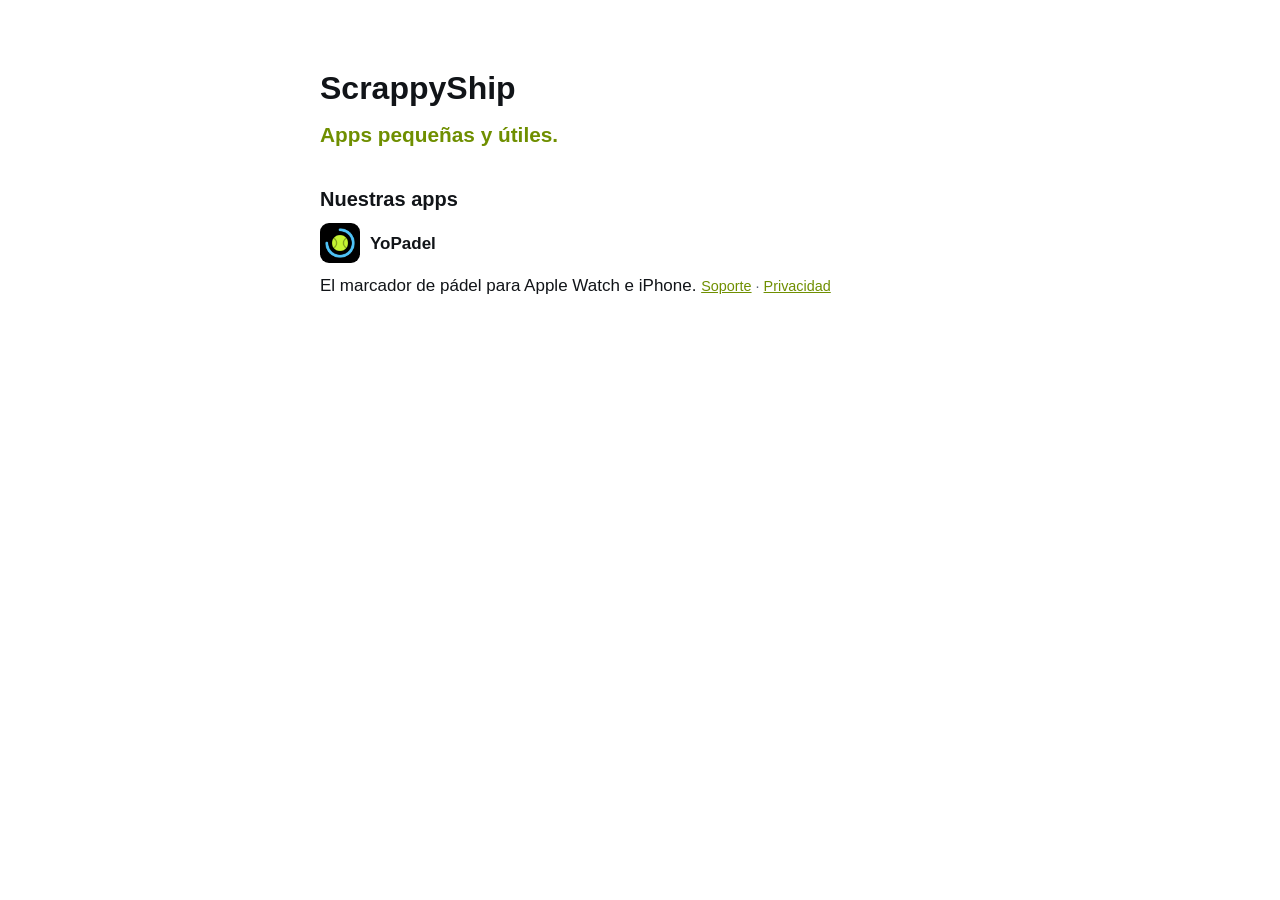
<file: index.html>
<!doctype html>
<html lang="es">
<head>
<meta charset="utf-8">
<meta name="viewport" content="width=device-width, initial-scale=1">
<title>ScrappyShip · Apps</title>
<meta name="description" content="Apps de ScrappyShip.">
<link rel="stylesheet" href="yopadel/estilo.css">
</head>
<body>
<main>
  <h1>ScrappyShip</h1>
  <p class="lema">Apps pequeñas y útiles.</p>

  <h2>Nuestras apps</h2>
  <p><a class="marca" href="yopadel/"><img src="yopadel/icono.png" alt="" width="40" height="40"> YoPadel</a><br>
  El marcador de pádel para Apple Watch e iPhone.
  <span class="legal"><a href="yopadel/soporte.html">Soporte</a> · <a href="yopadel/privacidad.html">Privacidad</a></span></p>
</main>
</body>
</html>
</file>
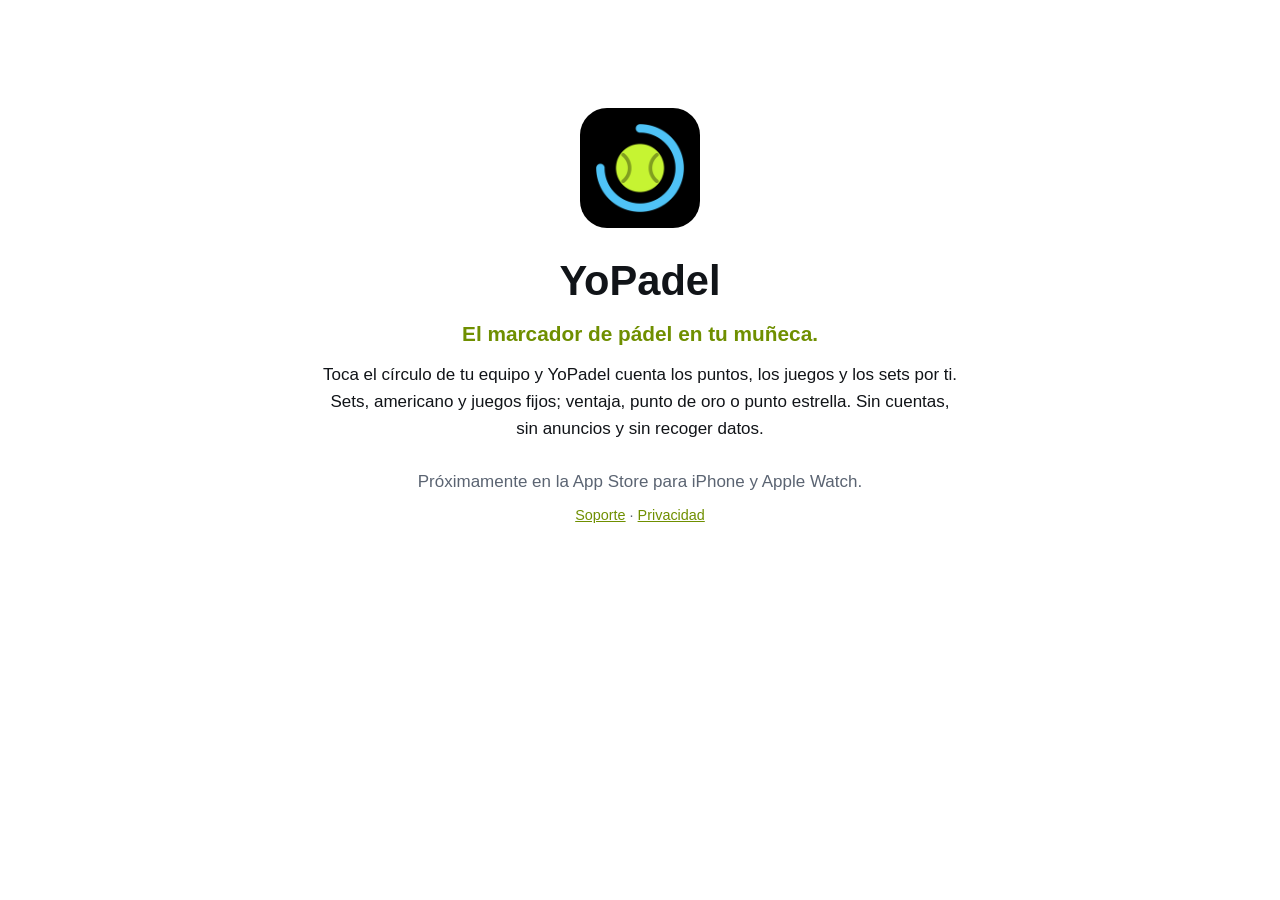
<file: yopadel/index.html>
<!doctype html>
<html lang="es">
<head>
<meta charset="utf-8">
<meta name="viewport" content="width=device-width, initial-scale=1">
<title>YoPadel · Marcador de pádel para Apple Watch</title>
<meta name="description" content="Lleva el marcador de pádel en tu Apple Watch: puntos, juegos, sets y quién saca, con un toque.">
<link rel="stylesheet" href="estilo.css">
</head>
<body>
<main class="portada">
  <img src="icono.png" alt="Icono de YoPadel" width="120" height="120" class="icono">
  <h1>YoPadel</h1>
  <p class="lema">El marcador de pádel en tu muñeca.</p>
  <p>Toca el círculo de tu equipo y YoPadel cuenta los puntos, los juegos y los sets por ti. Sets, americano y juegos fijos; ventaja, punto de oro o punto estrella. Sin cuentas, sin anuncios y sin recoger datos.</p>
  <p class="pronto">Próximamente en la App Store para iPhone y Apple Watch.</p>
  <p class="legal"><a href="soporte.html">Soporte</a> · <a href="privacidad.html">Privacidad</a></p>
</main>
</body>
</html>
</file>
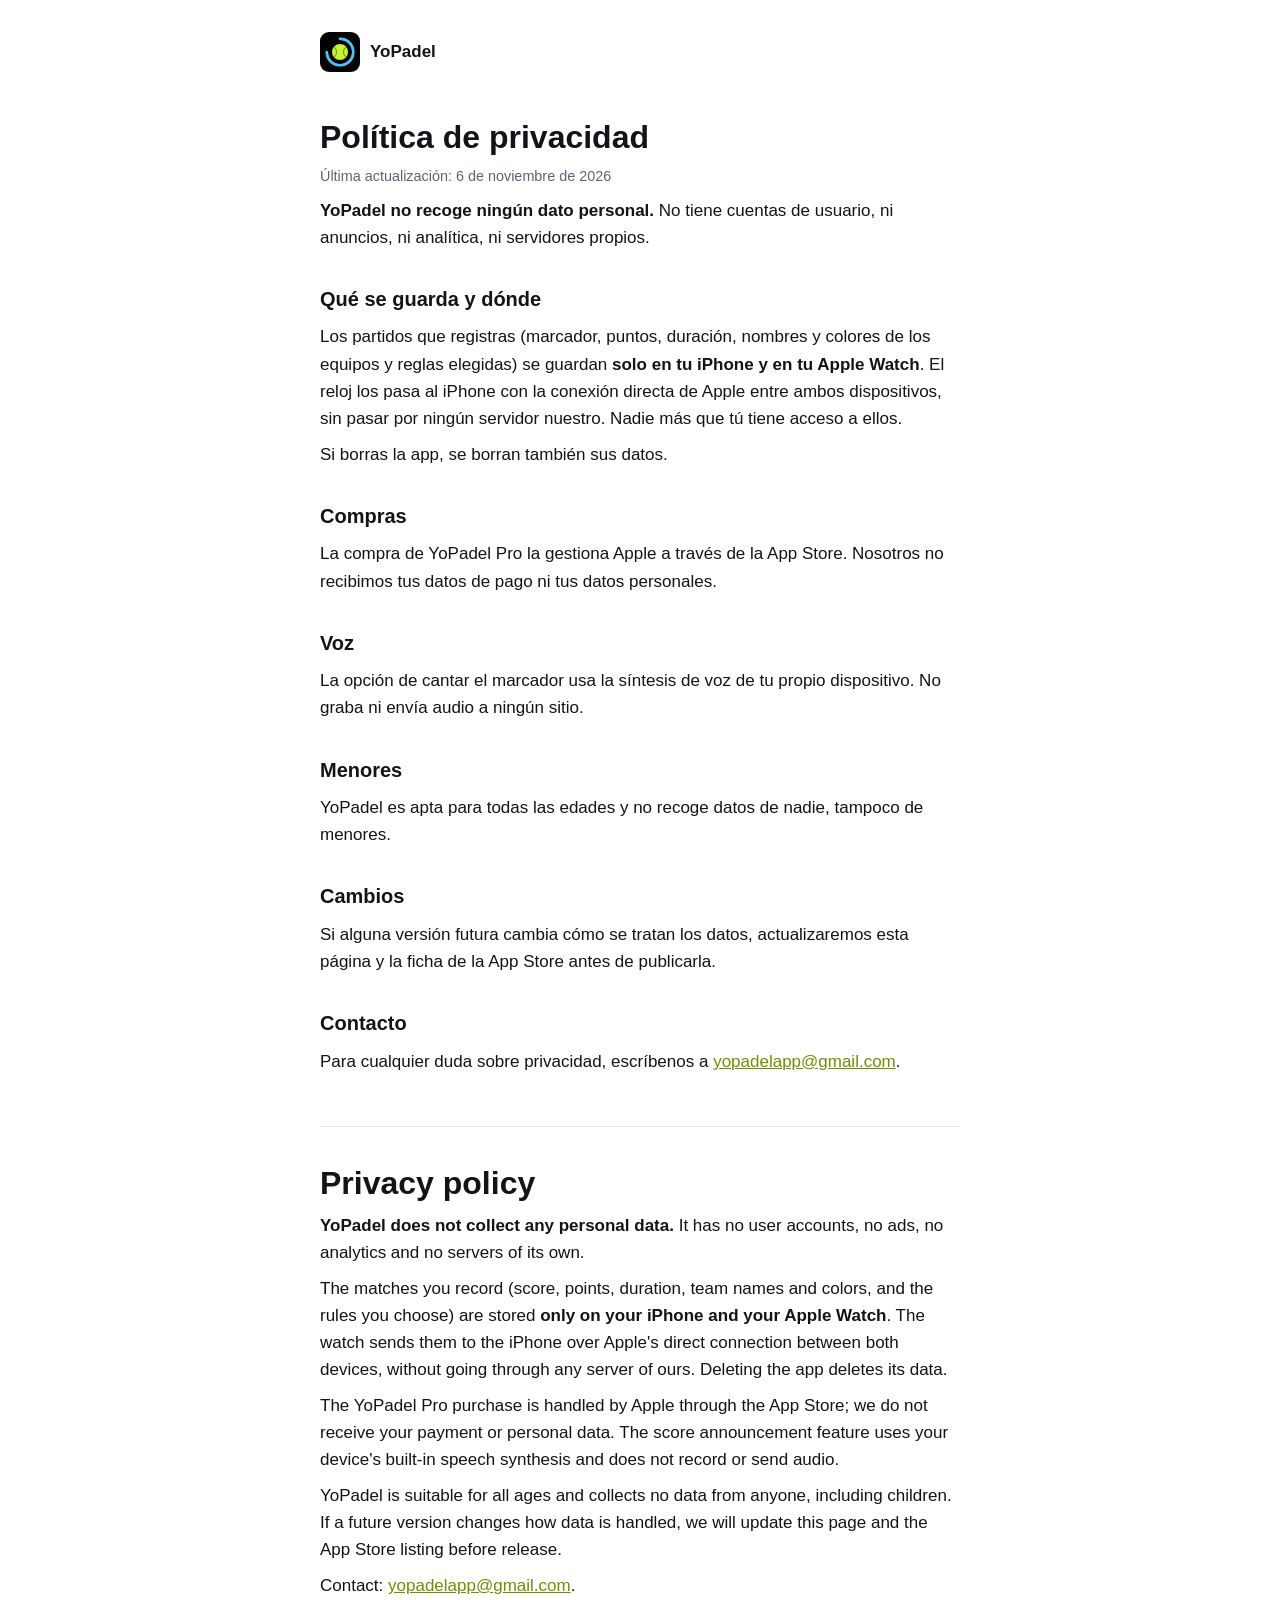
<file: privacidad.html>
<!doctype html>
<html lang="es">
<head>
<meta charset="utf-8">
<meta name="viewport" content="width=device-width, initial-scale=1">
<title>YoPadel · Política de privacidad</title>
<link rel="stylesheet" href="estilo.css">
</head>
<body>
<main>
  <a class="marca" href="index.html"><img src="icono.png" alt="" width="40" height="40"> YoPadel</a>

  <h1>Política de privacidad</h1>
  <p class="fecha">Última actualización: 6 de noviembre de 2026</p>

  <p><strong>YoPadel no recoge ningún dato personal.</strong> No tiene cuentas de usuario, ni anuncios, ni analítica, ni servidores propios.</p>

  <h2>Qué se guarda y dónde</h2>
  <p>Los partidos que registras (marcador, puntos, duración, nombres y colores de los equipos y reglas elegidas) se guardan <strong>solo en tu iPhone y en tu Apple Watch</strong>. El reloj los pasa al iPhone con la conexión directa de Apple entre ambos dispositivos, sin pasar por ningún servidor nuestro. Nadie más que tú tiene acceso a ellos.</p>
  <p>Si borras la app, se borran también sus datos.</p>

  <h2>Compras</h2>
  <p>La compra de YoPadel Pro la gestiona Apple a través de la App Store. Nosotros no recibimos tus datos de pago ni tus datos personales.</p>

  <h2>Voz</h2>
  <p>La opción de cantar el marcador usa la síntesis de voz de tu propio dispositivo. No graba ni envía audio a ningún sitio.</p>

  <h2>Menores</h2>
  <p>YoPadel es apta para todas las edades y no recoge datos de nadie, tampoco de menores.</p>

  <h2>Cambios</h2>
  <p>Si alguna versión futura cambia cómo se tratan los datos, actualizaremos esta página y la ficha de la App Store antes de publicarla.</p>

  <h2>Contacto</h2>
  <p>Para cualquier duda sobre privacidad, escríbenos a <a href="mailto:yopadelapp@gmail.com">yopadelapp@gmail.com</a>.</p>

  <hr>

  <h1 lang="en">Privacy policy</h1>
  <div lang="en">
    <p><strong>YoPadel does not collect any personal data.</strong> It has no user accounts, no ads, no analytics and no servers of its own.</p>
    <p>The matches you record (score, points, duration, team names and colors, and the rules you choose) are stored <strong>only on your iPhone and your Apple Watch</strong>. The watch sends them to the iPhone over Apple's direct connection between both devices, without going through any server of ours. Deleting the app deletes its data.</p>
    <p>The YoPadel Pro purchase is handled by Apple through the App Store; we do not receive your payment or personal data. The score announcement feature uses your device's built-in speech synthesis and does not record or send audio.</p>
    <p>YoPadel is suitable for all ages and collects no data from anyone, including children. If a future version changes how data is handled, we will update this page and the App Store listing before release.</p>
    <p>Contact: <a href="mailto:yopadelapp@gmail.com">yopadelapp@gmail.com</a>.</p>
  </div>
</main>
</body>
</html>
</file>
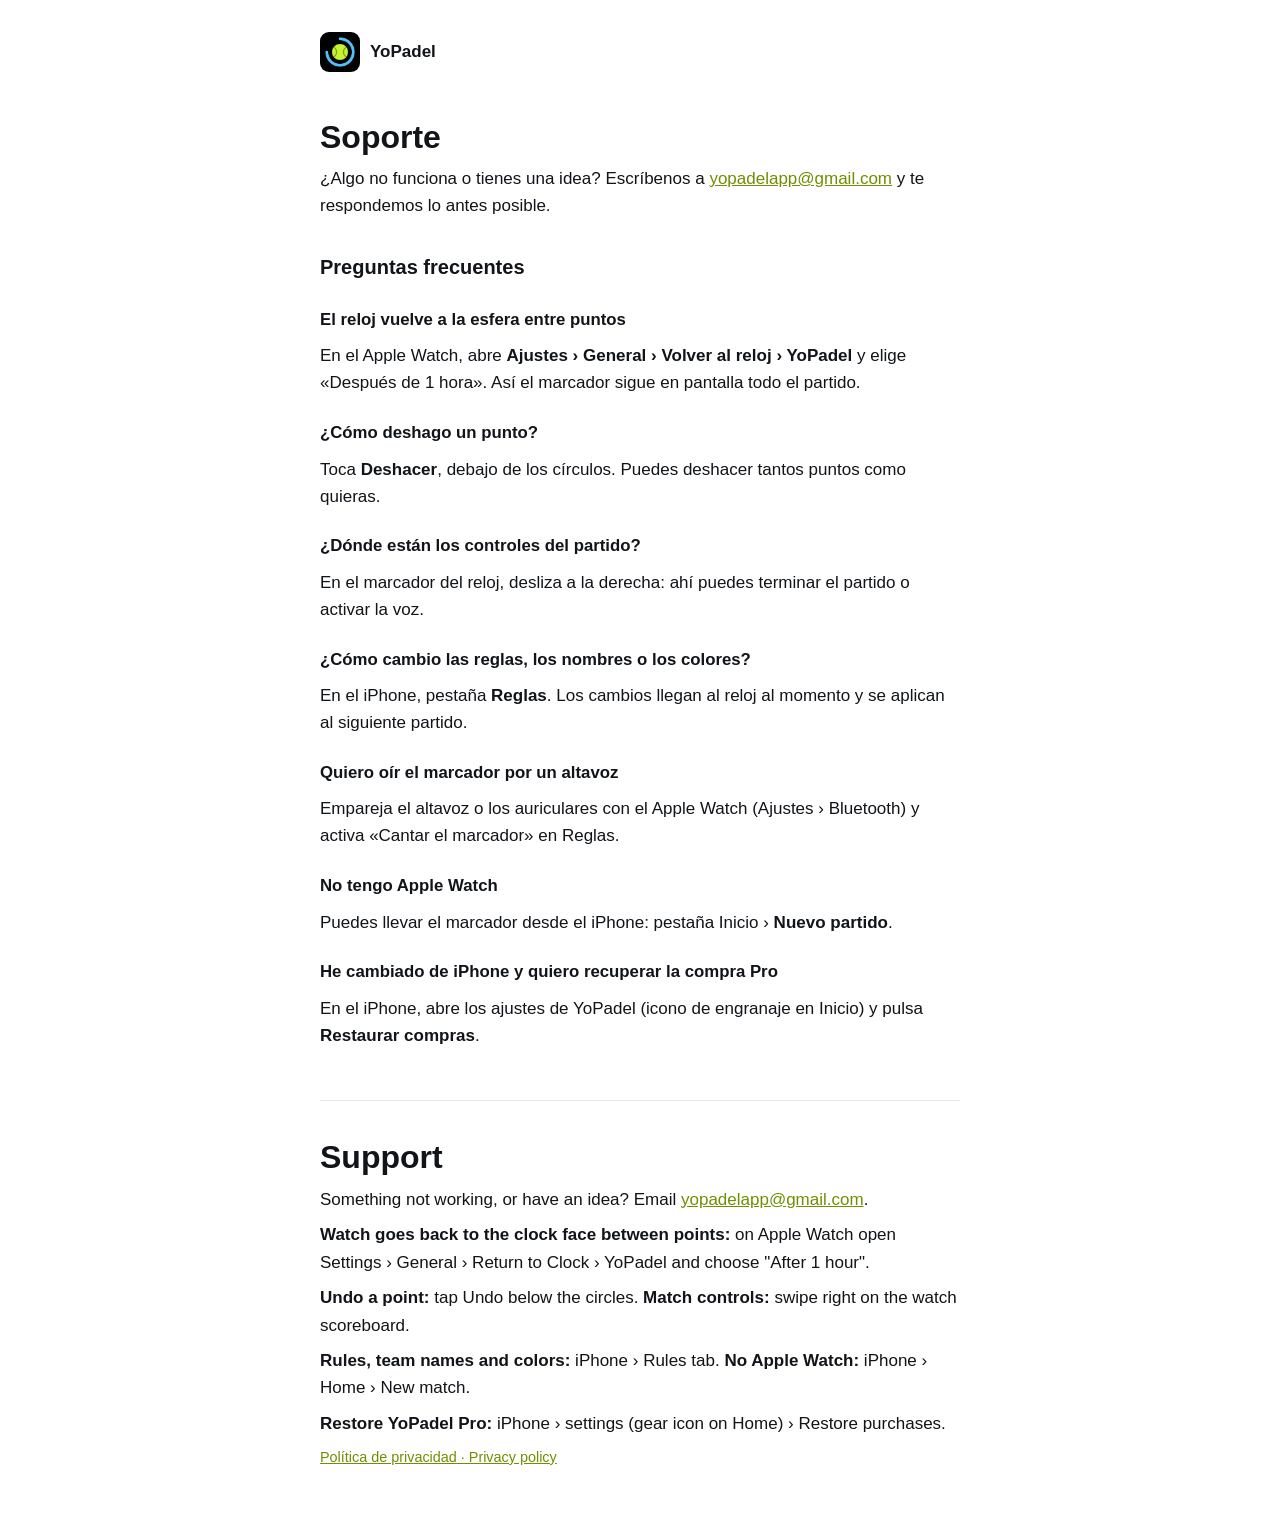
<file: soporte.html>
<!doctype html>
<html lang="es">
<head>
<meta charset="utf-8">
<meta name="viewport" content="width=device-width, initial-scale=1">
<title>YoPadel · Soporte</title>
<link rel="stylesheet" href="estilo.css">
</head>
<body>
<main>
  <a class="marca" href="index.html"><img src="icono.png" alt="" width="40" height="40"> YoPadel</a>

  <h1>Soporte</h1>
  <p>¿Algo no funciona o tienes una idea? Escríbenos a <a href="mailto:yopadelapp@gmail.com">yopadelapp@gmail.com</a> y te respondemos lo antes posible.</p>

  <h2>Preguntas frecuentes</h2>

  <h3>El reloj vuelve a la esfera entre puntos</h3>
  <p>En el Apple Watch, abre <strong>Ajustes › General › Volver al reloj › YoPadel</strong> y elige «Después de 1 hora». Así el marcador sigue en pantalla todo el partido.</p>

  <h3>¿Cómo deshago un punto?</h3>
  <p>Toca <strong>Deshacer</strong>, debajo de los círculos. Puedes deshacer tantos puntos como quieras.</p>

  <h3>¿Dónde están los controles del partido?</h3>
  <p>En el marcador del reloj, desliza a la derecha: ahí puedes terminar el partido o activar la voz.</p>

  <h3>¿Cómo cambio las reglas, los nombres o los colores?</h3>
  <p>En el iPhone, pestaña <strong>Reglas</strong>. Los cambios llegan al reloj al momento y se aplican al siguiente partido.</p>

  <h3>Quiero oír el marcador por un altavoz</h3>
  <p>Empareja el altavoz o los auriculares con el Apple Watch (Ajustes › Bluetooth) y activa «Cantar el marcador» en Reglas.</p>

  <h3>No tengo Apple Watch</h3>
  <p>Puedes llevar el marcador desde el iPhone: pestaña Inicio › <strong>Nuevo partido</strong>.</p>

  <h3>He cambiado de iPhone y quiero recuperar la compra Pro</h3>
  <p>En el iPhone, abre los ajustes de YoPadel (icono de engranaje en Inicio) y pulsa <strong>Restaurar compras</strong>.</p>

  <hr>

  <h1 lang="en">Support</h1>
  <div lang="en">
    <p>Something not working, or have an idea? Email <a href="mailto:yopadelapp@gmail.com">yopadelapp@gmail.com</a>.</p>
    <p><strong>Watch goes back to the clock face between points:</strong> on Apple Watch open Settings › General › Return to Clock › YoPadel and choose "After 1 hour".</p>
    <p><strong>Undo a point:</strong> tap Undo below the circles. <strong>Match controls:</strong> swipe right on the watch scoreboard.</p>
    <p><strong>Rules, team names and colors:</strong> iPhone › Rules tab. <strong>No Apple Watch:</strong> iPhone › Home › New match.</p>
    <p><strong>Restore YoPadel Pro:</strong> iPhone › settings (gear icon on Home) › Restore purchases.</p>
  </div>

  <p class="legal"><a href="privacidad.html">Política de privacidad · Privacy policy</a></p>
</main>
</body>
</html>
</file>
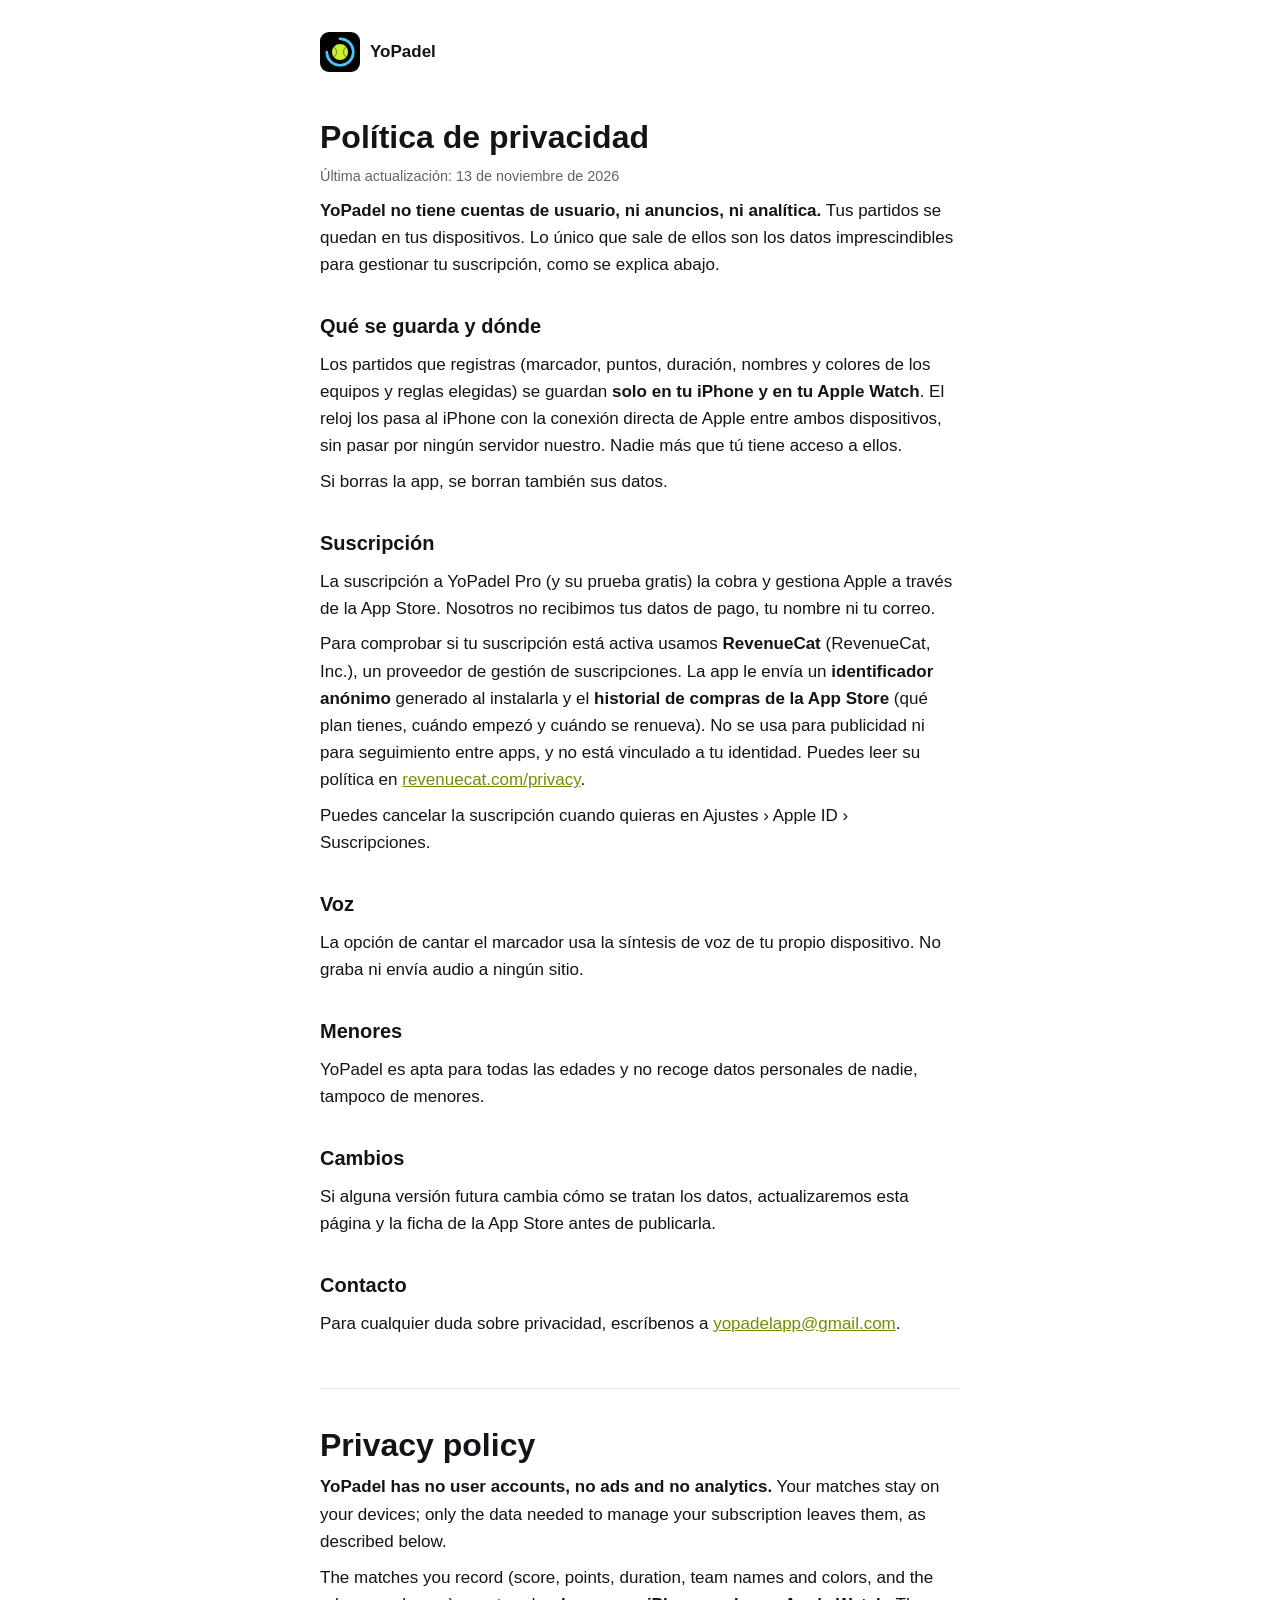
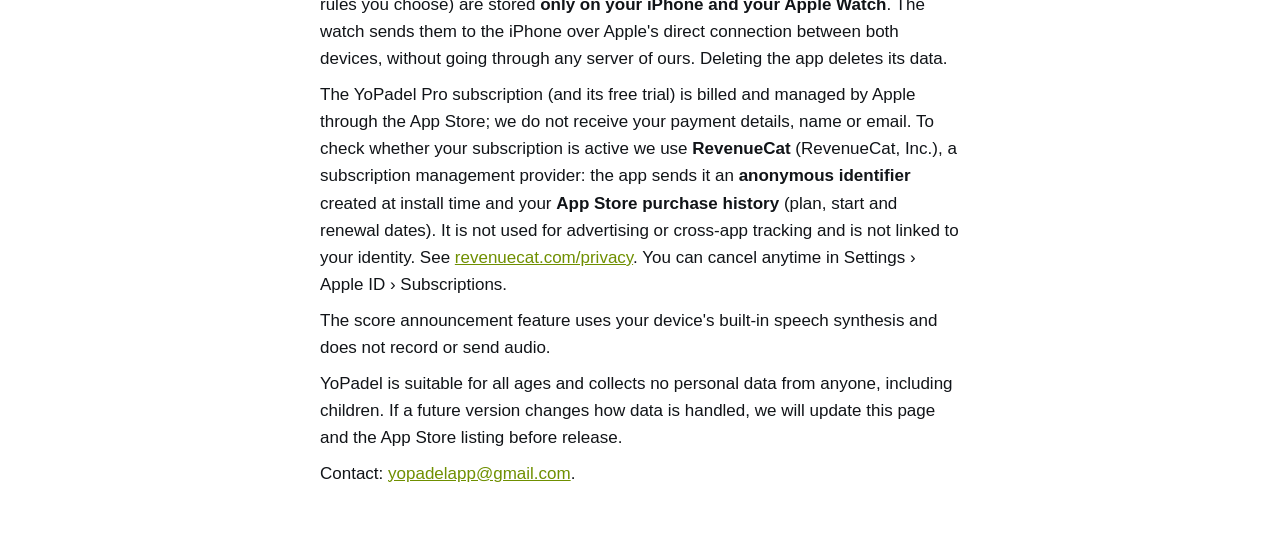
<file: yopadel/privacidad.html>
<!doctype html>
<html lang="es">
<head>
<meta charset="utf-8">
<meta name="viewport" content="width=device-width, initial-scale=1">
<title>YoPadel · Política de privacidad</title>
<link rel="stylesheet" href="estilo.css">
</head>
<body>
<main>
  <a class="marca" href="index.html"><img src="icono.png" alt="" width="40" height="40"> YoPadel</a>

  <h1>Política de privacidad</h1>
  <p class="fecha">Última actualización: 13 de noviembre de 2026</p>

  <p><strong>YoPadel no tiene cuentas de usuario, ni anuncios, ni analítica.</strong> Tus partidos se quedan en tus dispositivos. Lo único que sale de ellos son los datos imprescindibles para gestionar tu suscripción, como se explica abajo.</p>

  <h2>Qué se guarda y dónde</h2>
  <p>Los partidos que registras (marcador, puntos, duración, nombres y colores de los equipos y reglas elegidas) se guardan <strong>solo en tu iPhone y en tu Apple Watch</strong>. El reloj los pasa al iPhone con la conexión directa de Apple entre ambos dispositivos, sin pasar por ningún servidor nuestro. Nadie más que tú tiene acceso a ellos.</p>
  <p>Si borras la app, se borran también sus datos.</p>

  <h2>Suscripción</h2>
  <p>La suscripción a YoPadel Pro (y su prueba gratis) la cobra y gestiona Apple a través de la App Store. Nosotros no recibimos tus datos de pago, tu nombre ni tu correo.</p>
  <p>Para comprobar si tu suscripción está activa usamos <strong>RevenueCat</strong> (RevenueCat, Inc.), un proveedor de gestión de suscripciones. La app le envía un <strong>identificador anónimo</strong> generado al instalarla y el <strong>historial de compras de la App Store</strong> (qué plan tienes, cuándo empezó y cuándo se renueva). No se usa para publicidad ni para seguimiento entre apps, y no está vinculado a tu identidad. Puedes leer su política en <a href="https://www.revenuecat.com/privacy">revenuecat.com/privacy</a>.</p>
  <p>Puedes cancelar la suscripción cuando quieras en Ajustes › Apple ID › Suscripciones.</p>

  <h2>Voz</h2>
  <p>La opción de cantar el marcador usa la síntesis de voz de tu propio dispositivo. No graba ni envía audio a ningún sitio.</p>

  <h2>Menores</h2>
  <p>YoPadel es apta para todas las edades y no recoge datos personales de nadie, tampoco de menores.</p>

  <h2>Cambios</h2>
  <p>Si alguna versión futura cambia cómo se tratan los datos, actualizaremos esta página y la ficha de la App Store antes de publicarla.</p>

  <h2>Contacto</h2>
  <p>Para cualquier duda sobre privacidad, escríbenos a <a href="mailto:yopadelapp@gmail.com">yopadelapp@gmail.com</a>.</p>

  <hr>

  <h1 lang="en">Privacy policy</h1>
  <div lang="en">
    <p><strong>YoPadel has no user accounts, no ads and no analytics.</strong> Your matches stay on your devices; only the data needed to manage your subscription leaves them, as described below.</p>
    <p>The matches you record (score, points, duration, team names and colors, and the rules you choose) are stored <strong>only on your iPhone and your Apple Watch</strong>. The watch sends them to the iPhone over Apple's direct connection between both devices, without going through any server of ours. Deleting the app deletes its data.</p>
    <p>The YoPadel Pro subscription (and its free trial) is billed and managed by Apple through the App Store; we do not receive your payment details, name or email. To check whether your subscription is active we use <strong>RevenueCat</strong> (RevenueCat, Inc.), a subscription management provider: the app sends it an <strong>anonymous identifier</strong> created at install time and your <strong>App Store purchase history</strong> (plan, start and renewal dates). It is not used for advertising or cross-app tracking and is not linked to your identity. See <a href="https://www.revenuecat.com/privacy">revenuecat.com/privacy</a>. You can cancel anytime in Settings › Apple ID › Subscriptions.</p>
    <p>The score announcement feature uses your device's built-in speech synthesis and does not record or send audio.</p>
    <p>YoPadel is suitable for all ages and collects no personal data from anyone, including children. If a future version changes how data is handled, we will update this page and the App Store listing before release.</p>
    <p>Contact: <a href="mailto:yopadelapp@gmail.com">yopadelapp@gmail.com</a>.</p>
  </div>
</main>
</body>
</html>
</file>
<file: yopadel/estilo.css>
:root { color-scheme: light dark; --fondo: #ffffff; --texto: #111418; --suave: #5b6472; --lima: #6f8f00; --borde: #e3e6ea; }
@media (prefers-color-scheme: dark) { :root { --fondo: #000000; --texto: #f2f4f7; --suave: #9aa4b2; --lima: #c6f432; --borde: #23272e; } }
* { box-sizing: border-box; }
body { margin: 0; background: var(--fondo); color: var(--texto);
  font: 17px/1.6 -apple-system, BlinkMacSystemFont, "SF Pro Text", "Segoe UI", Roboto, sans-serif; }
main { max-width: 680px; margin: 0 auto; padding: 32px max(20px, env(safe-area-inset-left)) 64px; }
h1 { font-size: 2rem; line-height: 1.15; margin: 1.2em 0 .3em; }
h2 { font-size: 1.25rem; margin: 1.6em 0 .3em; }
h3 { font-size: 1.05rem; margin: 1.4em 0 .2em; }
p { margin: .5em 0; }
a { color: var(--lima); }
hr { border: 0; border-top: 1px solid var(--borde); margin: 3em 0 1em; }
.marca { display: inline-flex; align-items: center; gap: 10px; font-weight: 600; color: var(--texto); text-decoration: none; }
.marca img { border-radius: 9px; }
.fecha, .legal { color: var(--suave); font-size: .9rem; }
.portada { text-align: center; padding-top: 12vh; }
.portada .icono { border-radius: 27px; }
.portada h1 { font-size: 2.6rem; margin-top: .5em; }
.lema { font-size: 1.3rem; color: var(--lima); font-weight: 600; }
.pronto { margin-top: 1.5em; color: var(--suave); }
</file>
<file: estilo.css>
:root { color-scheme: light dark; --fondo: #ffffff; --texto: #111418; --suave: #5b6472; --lima: #6f8f00; --borde: #e3e6ea; }
@media (prefers-color-scheme: dark) { :root { --fondo: #000000; --texto: #f2f4f7; --suave: #9aa4b2; --lima: #c6f432; --borde: #23272e; } }
* { box-sizing: border-box; }
body { margin: 0; background: var(--fondo); color: var(--texto);
  font: 17px/1.6 -apple-system, BlinkMacSystemFont, "SF Pro Text", "Segoe UI", Roboto, sans-serif; }
main { max-width: 680px; margin: 0 auto; padding: 32px max(20px, env(safe-area-inset-left)) 64px; }
h1 { font-size: 2rem; line-height: 1.15; margin: 1.2em 0 .3em; }
h2 { font-size: 1.25rem; margin: 1.6em 0 .3em; }
h3 { font-size: 1.05rem; margin: 1.4em 0 .2em; }
p { margin: .5em 0; }
a { color: var(--lima); }
hr { border: 0; border-top: 1px solid var(--borde); margin: 3em 0 1em; }
.marca { display: inline-flex; align-items: center; gap: 10px; font-weight: 600; color: var(--texto); text-decoration: none; }
.marca img { border-radius: 9px; }
.fecha, .legal { color: var(--suave); font-size: .9rem; }
.portada { text-align: center; padding-top: 12vh; }
.portada .icono { border-radius: 27px; }
.portada h1 { font-size: 2.6rem; margin-top: .5em; }
.lema { font-size: 1.3rem; color: var(--lima); font-weight: 600; }
.pronto { margin-top: 1.5em; color: var(--suave); }
</file>
